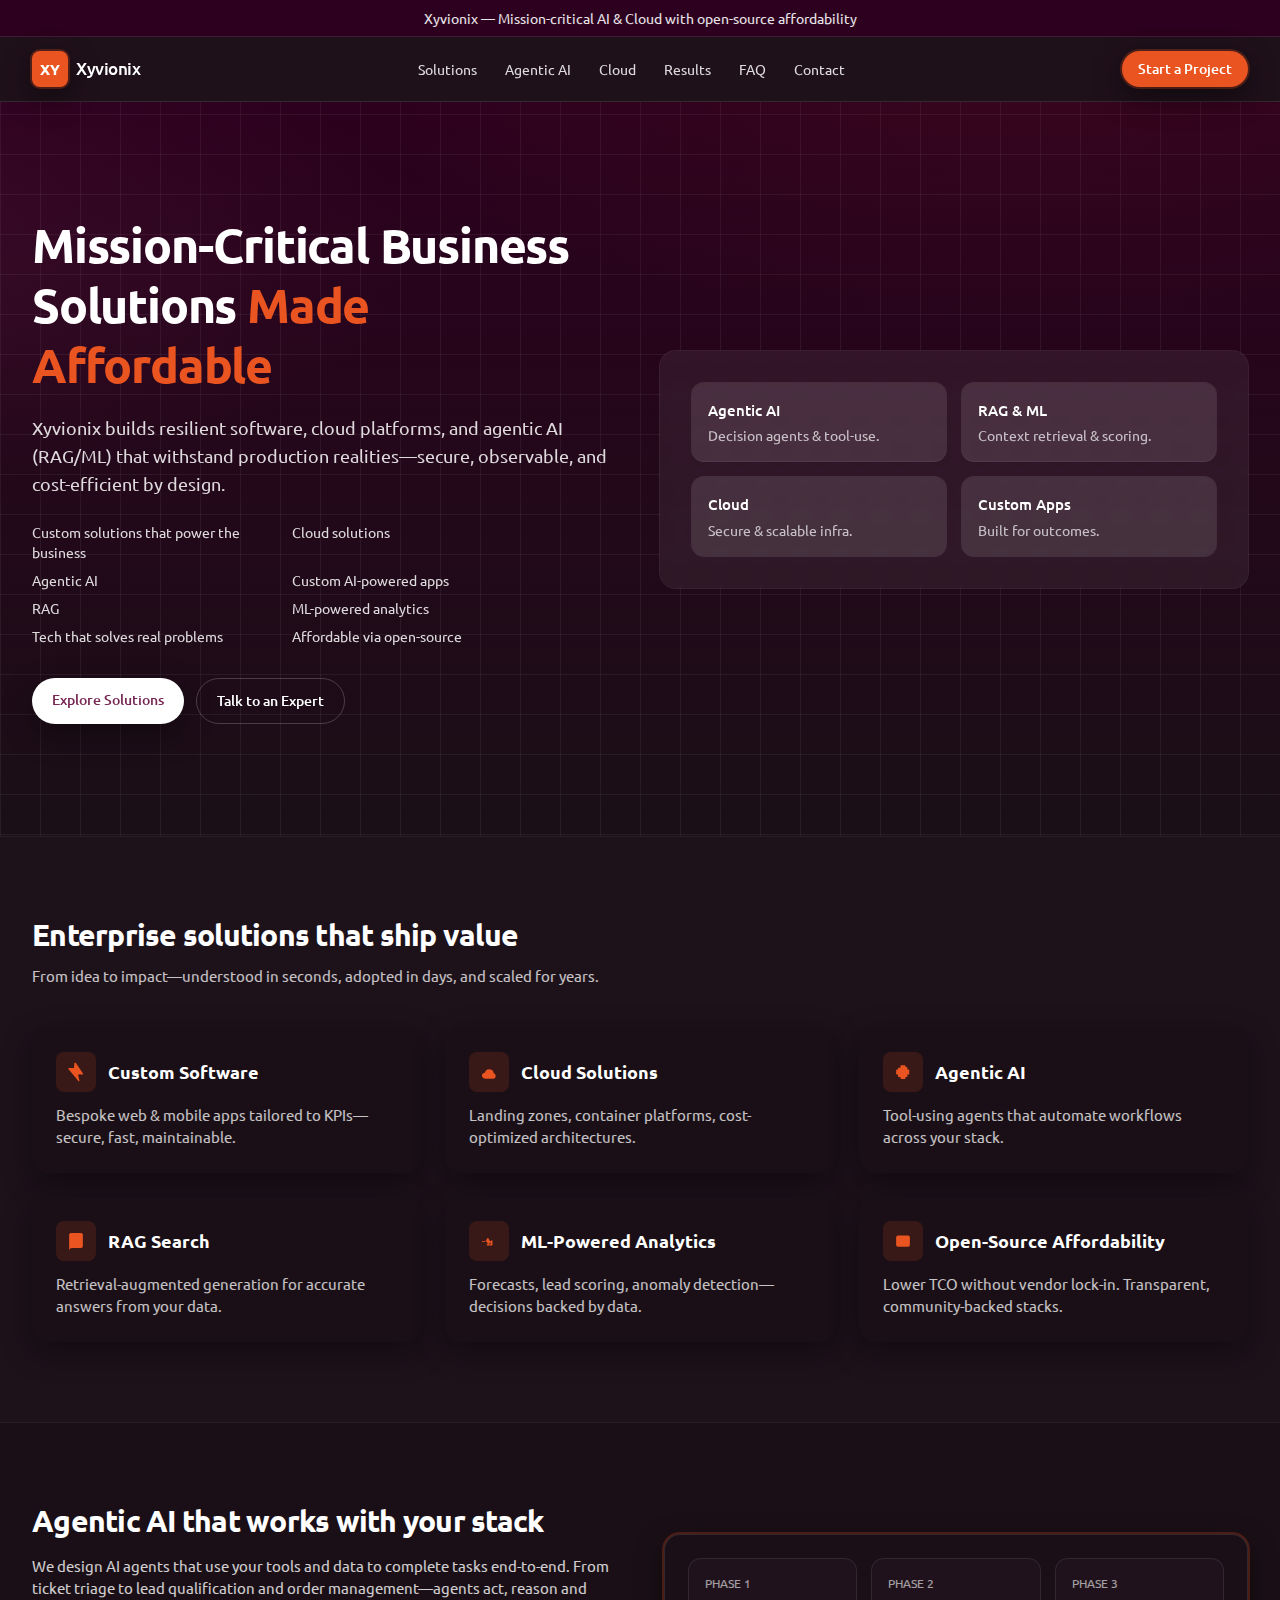
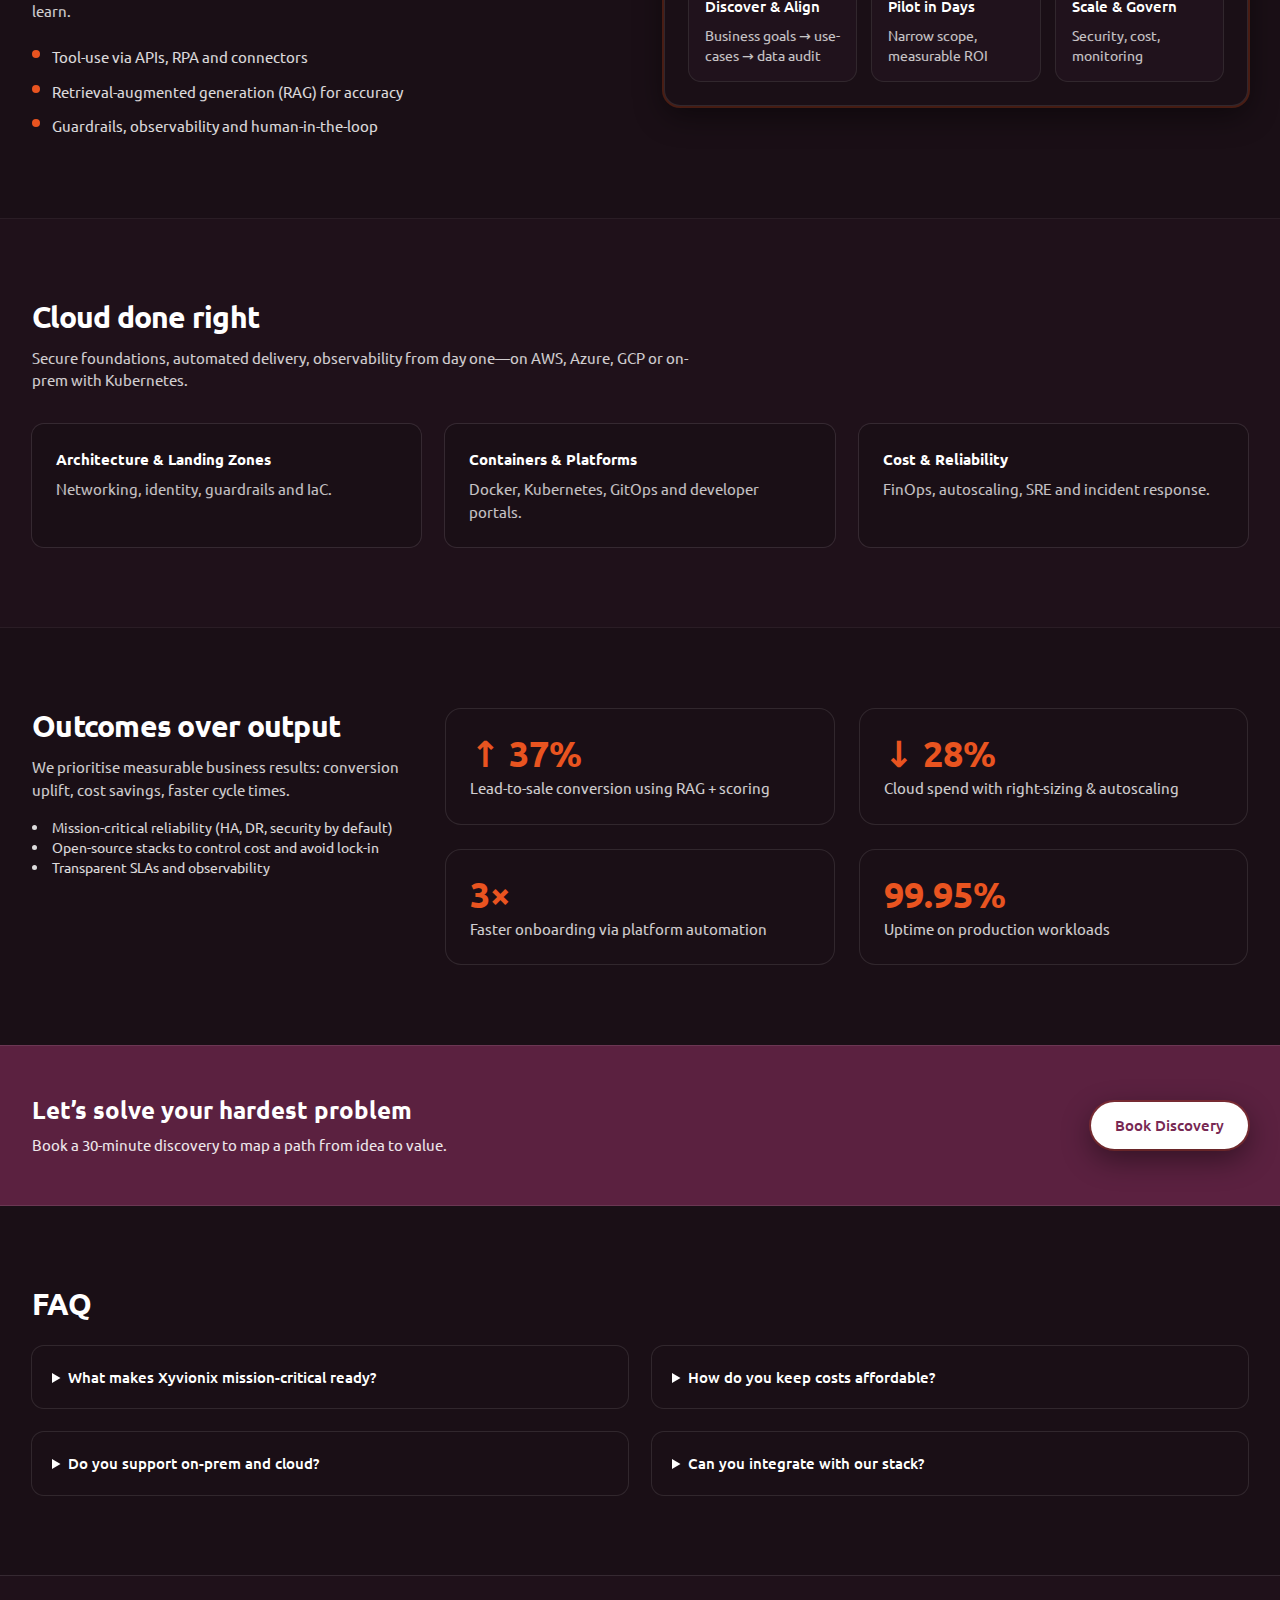
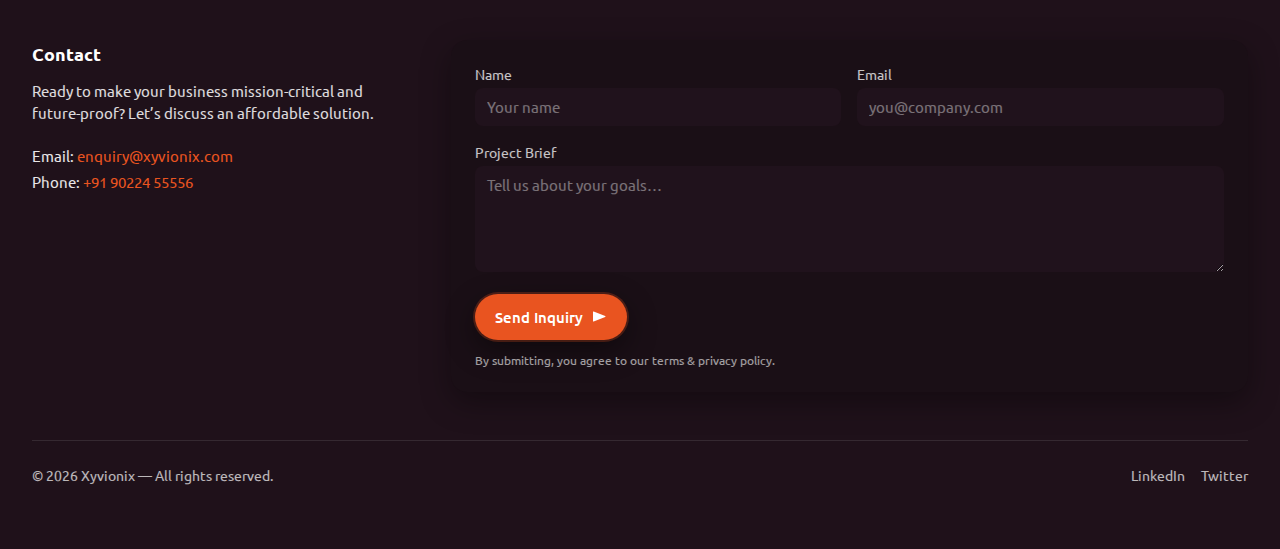
<file: index.html>
<!doctype html>
<html lang="en" class="scroll-smooth">
  <head>
    <meta charset="utf-8" />
    <meta name="viewport" content="width=device-width, initial-scale=1" />
    <title>Xyvionix — Mission-Critical AI, Cloud & Business Solutions</title>
    <meta name="description" content="Xyvionix delivers mission-critical, enterprise-grade software, cloud platforms, and agentic AI (RAG/ML) that solve real business problems with open-source affordability." />
    <meta name="keywords" content="Xyvionix, mission-critical business solutions, affordable enterprise IT, cloud consulting, AI solutions, agentic AI, RAG, ML, open-source IT consulting" />
    <meta name="author" content="Xyvionix" />
    <meta name="robots" content="index, follow" />
    <meta name="theme-color" content="#2C001E" />
    <link rel="canonical" href="https://www.xyvionix.com/" />

    <!-- Open Graph / Twitter -->
    <meta property="og:title" content="Xyvionix — Mission-Critical AI, Cloud & Business Solutions" />
    <meta property="og:description" content="Xyvionix delivers secure, reliable, and affordable enterprise-grade AI, Cloud, and custom solutions powered by open-source." />
    <meta property="og:type" content="website" />
    <meta property="og:url" content="https://www.xyvionix.com/" />
    <meta property="og:image" content="/og-image.jpg?v=1" />

    <meta name="twitter:card" content="summary_large_image" />
    <meta name="twitter:title" content="Xyvionix — Mission-Critical AI, Cloud & Business Solutions" />
    <meta name="twitter:description" content="AI, RAG/ML, Cloud, and custom software solutions that solve real business problems — affordable with open-source." />
    <meta name="twitter:image" content="/og-image.jpg?v=1" />
    <link rel="image_src" href="/og-image.jpg?v=1" />

    <!-- Ubuntu Font -->
    <link rel="preconnect" href="https://fonts.googleapis.com">
    <link rel="preconnect" href="https://fonts.gstatic.com" crossorigin>
    <link href="https://fonts.googleapis.com/css2?family=Ubuntu:wght@300;400;500;700&display=swap" rel="stylesheet">

    <!-- Compiled Tailwind CSS (local build) -->
    <link rel="preload" href="./assets/tailwind.css?v=5" as="style">
    <link rel="stylesheet" href="./assets/tailwind.css?v=5">

    <style>
      :root { color-scheme: dark; }
      .focus-ring:focus { outline: 3px solid #E95420; outline-offset: 2px; }
      .ai-surface {
        position: relative;
        background: radial-gradient(1200px 500px at 80% -10%, rgba(233,84,32,0.07), transparent 60%),
                    radial-gradient(900px 400px at -10% 20%, rgba(119,41,83,0.20), transparent 60%),
                    linear-gradient(180deg, #2C001E 0%, #1A0F16 100%);
        overflow: hidden;
      }
      .ai-surface::before {
        content: "";
        position: absolute; inset: -200% -200% 0 -200%;
        background-image: linear-gradient(rgba(255,255,255,0.06) 1px, transparent 1px),
                          linear-gradient(90deg, rgba(255,255,255,0.06) 1px, transparent 1px);
        background-size: 40px 40px, 40px 40px;
        transform: translateZ(0);
        animation: gridMove 22s linear infinite;
        pointer-events: none;
      }
      @keyframes gridMove { to { transform: translate(-80px, -40px); } }
    </style>
  </head>
  <body class="font-ubuntu text-[15px] text-white antialiased bg-ink">
    <a class="sr-only focus:not-sr-only focus-ring absolute left-2 top-2 z-50 bg-ub-toledo text-white px-3 py-2 rounded" href="#main">Skip to content</a>

    <!-- Top bar -->
    <div class="w-full bg-ub-toledo text-white/90 text-center py-2 px-4 text-sm border-b border-white/10">
      Xyvionix — Mission-critical AI & Cloud with open-source affordability
    </div>

    <!-- Header -->
    <header class="sticky top-0 z-50 backdrop-blur bg-steel-80 border-b border-white/10">
      <div class="mx-auto max-w-7xl px-4 sm:px-6 lg:px-8">
        <div class="flex items-center justify-between h-16">
          <a href="#home" class="flex items-center gap-2 focus-ring" aria-label="Xyvionix home">
            <span class="inline-flex h-9 w-9 items-center justify-center rounded-lg bg-ub-orange text-white font-bold shadow-glow">XY</span>
            <span class="text-[17px] font-medium tracking-tight text-white">Xyvionix</span>
          </a>
          <nav class="hidden md:flex items-center gap-7 text-[14px]" aria-label="Primary">
            <a href="#solutions" class="hover:text-ub-orange text-white/85">Solutions</a>
            <a href="#ai" class="hover:text-ub-orange text-white/85">Agentic AI</a>
            <a href="#cloud" class="hover:text-ub-orange text-white/85">Cloud</a>
            <a href="#work" class="hover:text-ub-orange text-white/85">Results</a>
            <a href="#faq" class="hover:text-ub-orange text-white/85">FAQ</a>
            <a href="#contact" class="hover:text-ub-orange text-white/85">Contact</a>
          </nav>
          <a href="#contact" class="inline-flex items-center gap-2 rounded-full bg-ub-orange text-white px-4 py-2 text-sm font-medium shadow-glow hover:opacity-95 focus-ring">
            Start a Project
          </a>
        </div>
      </div>
    </header>

    <main id="main">
      <!-- Hero -->
      <section id="home" class="relative overflow-hidden ai-surface">
        <div class="mx-auto max-w-7xl px-4 sm:px-6 lg:px-8 py-20 sm:py-28">
          <div class="grid lg:grid-cols-2 gap-10 items-center">
            <div class="text-white relative">
              <h1 class="text-4xl sm:text-5xl leading-tight font-bold tracking-tight">
                Mission-Critical Business Solutions <span class="text-ub-orange">Made Affordable</span>
              </h1>
              <p class="mt-5 text-white/85 text-lg max-w-xl">
                Xyvionix builds resilient software, cloud platforms, and agentic AI (RAG/ML) that withstand production realities—secure, observable, and cost-efficient by design.
              </p>
              <ul class="mt-6 text-white/85 text-sm grid grid-cols-2 gap-2 max-w-lg">
                <li>Custom solutions that power the business</li>
                <li>Cloud solutions</li>
                <li>Agentic AI</li>
                <li>Custom AI-powered apps</li>
                <li>RAG</li>
                <li>ML-powered analytics</li>
                <li>Tech that solves real problems</li>
                <li>Affordable via open-source</li>
              </ul>
              <div class="mt-8 flex flex-wrap gap-3">
                <a href="#solutions" class="rounded-full bg-white text-ub-aubergine px-5 py-3 text-sm font-medium shadow-soft hover:bg-white/90 focus-ring">Explore Solutions</a>
                <a href="#contact" class="rounded-full border border-white/20 text-white px-5 py-3 text-sm font-medium hover:bg-white/5 focus-ring">Talk to an Expert</a>
              </div>
            </div>
            <div class="relative">
              <div class="rounded-2xl bg-veil ring-1 ring-white/10 p-6 sm:p-8 backdrop-blur">
                <div class="grid grid-cols-2 gap-4">
                  <div class="rounded-xl bg-white/5 p-4 backdrop-blur ring-1 ring-white/10">
                    <h3 class="text-white font-medium">Agentic AI</h3>
                    <p class="text-white/70 text-sm mt-1">Decision agents & tool-use.</p>
                  </div>
                  <div class="rounded-xl bg-white/5 p-4 backdrop-blur ring-1 ring-white/10">
                    <h3 class="text-white font-medium">RAG & ML</h3>
                    <p class="text-white/70 text-sm mt-1">Context retrieval & scoring.</p>
                  </div>
                  <div class="rounded-xl bg-white/5 p-4 backdrop-blur ring-1 ring-white/10">
                    <h3 class="text-white font-medium">Cloud</h3>
                    <p class="text-white/70 text-sm mt-1">Secure & scalable infra.</p>
                  </div>
                  <div class="rounded-xl bg-white/5 p-4 backdrop-blur ring-1 ring-white/10">
                    <h3 class="text-white font-medium">Custom Apps</h3>
                    <p class="text-white/70 text-sm mt-1">Built for outcomes.</p>
                  </div>
                </div>
              </div>
            </div>
          </div>
        </div>
      </section>

      <!-- Solutions -->
      <section id="solutions" class="py-16 sm:py-20 bg-steel-70 border-y border-white/5" aria-label="Solutions">
        <div class="mx-auto max-w-7xl px-4 sm:px-6 lg:px-8">
          <div class="max-w-2xl">
            <h2 class="text-3xl font-bold tracking-tight text-white">Enterprise solutions that ship value</h2>
            <p class="mt-3 text-white/75">From idea to impact—understood in seconds, adopted in days, and scaled for years.</p>
          </div>
          <div class="mt-10 grid md:grid-cols-2 lg:grid-cols-3 gap-6">
            <!-- Cards -->
            <article class="rounded-2xl bg-ink p-6 ring-1 ring-white/10 shadow-soft hover:shadow-glow transition" itemscope itemtype="https://schema.org/Service">
              <meta itemprop="serviceType" content="Custom Software Development" />
              <div class="flex items-center gap-3">
                <span class="h-10 w-10 grid place-items-center rounded-lg bg-ub-orange-15 text-ub-orange">
                  <!-- icon -->
                  <svg xmlns="http://www.w3.org/2000/svg" viewBox="0 0 24 24" fill="currentColor" class="w-5 h-5"><path d="M11.3 1.046a.75.75 0 0 1 .836.312l8.25 12.5a.75.75 0 0 1-.623 1.165H14.42l1.76 7.278a.75.75 0 0 1-1.33.62l-12-14.5A.75.75 0 0 1 3.5 7.25H9.58L10.01 1.7a.75.75 0 0 1 .29-.654Z"/></svg>
                </span>
                <h3 class="text-lg font-semibold text-white" itemprop="name">Custom Software</h3>
              </div>
              <p class="mt-3 text-white/75" itemprop="description">Bespoke web & mobile apps tailored to KPIs—secure, fast, maintainable.</p>
            </article>

            <article class="rounded-2xl bg-ink p-6 ring-1 ring-white/10 shadow-soft hover:shadow-glow transition" itemscope itemtype="https://schema.org/Service">
              <meta itemprop="serviceType" content="Cloud Solutions" />
              <div class="flex items-center gap-3">
                <span class="h-10 w-10 grid place-items-center rounded-lg bg-ub-orange-15 text-ub-orange">
                  <!-- icon -->
                  <svg xmlns="http://www.w3.org/2000/svg" viewBox="0 0 24 24" fill="currentColor" class="w-5 h-5"><path d="M3.5 15.25a4.75 4.75 0 0 0 4.75 4.75h8.5A3.25 3.25 0 0 0 20 16.75c0-1.5-1.014-2.766-2.39-3.13a5.25 5.25 0 0 0-10.31-1.12A4.752 4.752 0 0 0 3.5 15.25Z"/></svg>
                </span>
                <h3 class="text-lg font-semibold text-white" itemprop="name">Cloud Solutions</h3>
              </div>
              <p class="mt-3 text-white/75" itemprop="description">Landing zones, container platforms, cost-optimized architectures.</p>
            </article>

            <article class="rounded-2xl bg-ink p-6 ring-1 ring-white/10 shadow-soft hover:shadow-glow transition" itemscope itemtype="https://schema.org/Service">
              <meta itemprop="serviceType" content="Agentic AI" />
              <div class="flex items-center gap-3">
                <span class="h-10 w-10 grid place-items-center rounded-lg bg-ub-orange-15 text-ub-orange">
                  <!-- icon -->
                  <svg xmlns="http://www.w3.org/2000/svg" viewBox="0 0 24 24" fill="currentColor" class="w-5 h-5"><path d="M9 4.5a.75.75 0 0 1 .75-.75h4.5A.75.75 0 0 1 15 4.5V6h1.5a.75.75 0 0 1 .75.75V9h1.5a.75.75 0 0 1 .75.75v4.5a.75.75 0 0 1-.75.75H17.25V17.25a.75.75 0 0 1-.75.75H15v1.5a.75.75 0 0 1-.75.75h-4.5a.75.75 0 0 1-.75-.75V18H6.75a.75.75 0 0 1-.75-.75V15H4.5a.75.75 0 0 1-.75-.75v-4.5A.75.75 0 0 1 4.5 9H6V7.5a.75.75 0 0 1 .75-.75H9V4.5Z"/></svg>
                </span>
                <h3 class="text-lg font-semibold text-white" itemprop="name">Agentic AI</h3>
              </div>
              <p class="mt-3 text-white/75" itemprop="description">Tool-using agents that automate workflows across your stack.</p>
            </article>

            <article class="rounded-2xl bg-ink p-6 ring-1 ring-white/10 shadow-soft hover:shadow-glow transition" itemscope itemtype="https://schema.org/Service">
              <meta itemprop="serviceType" content="RAG Search" />
              <div class="flex items-center gap-3">
                <span class="h-10 w-10 grid place-items-center rounded-lg bg-ub-orange-15 text-ub-orange">
                  <!-- icon -->
                  <svg xmlns="http://www.w3.org/2000/svg" viewBox="0 0 24 24" fill="currentColor" class="w-5 h-5"><path d="M3.75 4.5A2.25 2.25 0 0 1 6 2.25h12A2.25 2.25 0 0 1 20.25 4.5v13.5A2.25 2.25 0 0 1 18 20.25H7.5a3.75 3.75 0 0 0-3.75 3.75V4.5Z"/></svg>
                </span>
                <h3 class="text-lg font-semibold text-white" itemprop="name">RAG Search</h3>
              </div>
              <p class="mt-3 text-white/75" itemprop="description">Retrieval-augmented generation for accurate answers from your data.</p>
            </article>

            <article class="rounded-2xl bg-ink p-6 ring-1 ring-white/10 shadow-soft hover:shadow-glow transition" itemscope itemtype="https://schema.org/Service">
              <meta itemprop="serviceType" content="ML-Powered Analytics" />
              <div class="flex items-center gap-3">
                <span class="h-10 w-10 grid place-items-center rounded-lg bg-ub-orange-15 text-ub-orange">
                  <!-- icon -->
                  <svg xmlns="http://www.w3.org/2000/svg" viewBox="0 0 24 24" fill="currentColor" class="w-5 h-5"><path d="M3.75 13.5a.75.75 0 0 1 .75-.75h3l2.47-4.115a.75.75 0 0 1 1.3.03l2.2 4.083 1.38-1.38a.75.75 0 0 1 1.28.53V16.5a.75.75 0 0 1-.75.75H9.75a.75.75 0 0 1 0-1.5h4.69l-1.037-1.925-1.735 1.735a.75.75 0 0 1-1.19-.19L8.6 12H4.5a.75.75 0 0 1-.75-.75Z"/></svg>
                </span>
                <h3 class="text-lg font-semibold text-white" itemprop="name">ML-Powered Analytics</h3>
              </div>
              <p class="mt-3 text-white/75" itemprop="description">Forecasts, lead scoring, anomaly detection—decisions backed by data.</p>
            </article>

            <article class="rounded-2xl bg-ink p-6 ring-1 ring-white/10 shadow-soft hover:shadow-glow transition" itemscope itemtype="https://schema.org/Service">
              <meta itemprop="serviceType" content="Open-Source Affordability" />
              <div class="flex items-center gap-3">
                <span class="h-10 w-10 grid place-items-center rounded-lg bg-ub-orange-15 text-ub-orange">
                  <!-- icon -->
                  <svg xmlns="http://www.w3.org/2000/svg" viewBox="0 0 24 24" fill="currentColor" class="w-5 h-5"><path d="M3.75 7.5A2.25 2.25 0 0 1 6 5.25h12A2.25 2.25 0 0 1 20.25 7.5v9A2.25 2.25 0 0 1 18 18.75H6A2.25 2.25 0 0 1 3.75 16.5v-9Z"/><path d="M16.5 12a1.5 1.5 0 1 1 0 3h-3a1.5 1.5 0 1 1 0-3h3Z"/></svg>
                </span>
                <h3 class="text-lg font-semibold text-white" itemprop="name">Open-Source Affordability</h3>
              </div>
              <p class="mt-3 text-white/75" itemprop="description">Lower TCO without vendor lock-in. Transparent, community-backed stacks.</p>
            </article>
          </div>
        </div>
      </section>

      <!-- Agentic AI -->
      <section id="ai" class="py-16 sm:py-20" aria-label="Agentic AI">
        <div class="mx-auto max-w-7xl px-4 sm:px-6 lg:px-8">
          <div class="grid lg:grid-cols-2 gap-12 items-center">
            <div>
              <h2 class="text-3xl font-bold tracking-tight text-white">Agentic AI that works with your stack</h2>
              <p class="mt-4 text-white/80">We design AI agents that use your tools and data to complete tasks end-to-end. From ticket triage to lead qualification and order management—agents act, reason and learn.</p>
              <ul class="mt-6 space-y-3 text-white/85">
                <li class="flex items-start gap-3"><span class="mt-1 h-2 w-2 rounded-full bg-ub-orange"></span> Tool-use via APIs, RPA and connectors</li>
                <li class="flex items-start gap-3"><span class="mt-1 h-2 w-2 rounded-full bg-ub-orange"></span> Retrieval-augmented generation (RAG) for accuracy</li>
                <li class="flex items-start gap-3"><span class="mt-1 h-2 w-2 rounded-full bg-ub-orange"></span> Guardrails, observability and human-in-the-loop</li>
              </ul>
            </div>
            <div class="rounded-2xl border border-white/10 p-6 shadow-glow bg-ink">
              <div class="grid sm:grid-cols-3 gap-4">
                <div class="rounded-xl bg-steel p-4 ring-1 ring-white/10">
                  <p class="text-xs uppercase text-white/60">Phase 1</p>
                  <p class="mt-1 font-medium text-white">Discover & Align</p>
                  <p class="mt-2 text-sm text-white/75">Business goals → use-cases → data audit</p>
                </div>
                <div class="rounded-xl bg-steel p-4 ring-1 ring-white/10">
                  <p class="text-xs uppercase text-white/60">Phase 2</p>
                  <p class="mt-1 font-medium text-white">Pilot in Days</p>
                  <p class="mt-2 text-sm text-white/75">Narrow scope, measurable ROI</p>
                </div>
                <div class="rounded-xl bg-steel p-4 ring-1 ring-white/10">
                  <p class="text-xs uppercase text-white/60">Phase 3</p>
                  <p class="mt-1 font-medium text-white">Scale & Govern</p>
                  <p class="mt-2 text-sm text-white/75">Security, cost, monitoring</p>
                </div>
              </div>
            </div>
          </div>
        </div>
      </section>

      <!-- Cloud -->
      <section id="cloud" class="py-16 sm:py-20 bg-steel-80 border-y border-white/5" aria-label="Cloud">
        <div class="mx-auto max-w-7xl px-4 sm:px-6 lg:px-8">
          <div class="max-w-2xl">
            <h2 class="text-3xl font-bold tracking-tight text-white">Cloud done right</h2>
            <p class="mt-3 text-white/80">Secure foundations, automated delivery, observability from day one—on AWS, Azure, GCP or on-prem with Kubernetes.</p>
          </div>
          <div class="mt-8 grid md:grid-cols-3 gap-6">
            <div class="rounded-xl bg-ink p-6 ring-1 ring-white/10">
              <h3 class="font-semibold text-white">Architecture & Landing Zones</h3>
              <p class="mt-2 text-white/75">Networking, identity, guardrails and IaC.</p>
            </div>
            <div class="rounded-xl bg-ink p-6 ring-1 ring-white/10">
              <h3 class="font-semibold text-white">Containers & Platforms</h3>
              <p class="mt-2 text-white/75">Docker, Kubernetes, GitOps and developer portals.</p>
            </div>
            <div class="rounded-xl bg-ink p-6 ring-1 ring-white/10">
              <h3 class="font-semibold text-white">Cost & Reliability</h3>
              <p class="mt-2 text-white/75">FinOps, autoscaling, SRE and incident response.</p>
            </div>
          </div>
        </div>
      </section>

      <!-- Results / Work -->
      <section id="work" class="py-16 sm:py-20" aria-label="Business outcomes">
        <div class="mx-auto max-w-7xl px-4 sm:px-6 lg:px-8">
          <div class="grid lg:grid-cols-3 gap-6">
            <div class="lg:col-span-1">
              <h2 class="text-3xl font-bold tracking-tight text-white">Outcomes over output</h2>
              <p class="mt-3 text-white/80">We prioritise measurable business results: conversion uplift, cost savings, faster cycle times.</p>
              <ul class="mt-4 list-disc list-inside text-sm text-white/85">
                <li>Mission-critical reliability (HA, DR, security by default)</li>
                <li>Open-source stacks to control cost and avoid lock-in</li>
                <li>Transparent SLAs and observability</li>
              </ul>
            </div>
            <div class="lg:col-span-2 grid sm:grid-cols-2 gap-6" aria-label="Business impact metrics">
              <div class="rounded-2xl border border-white/10 p-6 bg-ink">
                <p class="text-4xl font-bold text-ub-orange">↑ 37%</p>
                <p class="mt-1 text-white/80">Lead-to-sale conversion using RAG + scoring</p>
              </div>
              <div class="rounded-2xl border border-white/10 p-6 bg-ink">
                <p class="text-4xl font-bold text-ub-orange">↓ 28%</p>
                <p class="mt-1 text-white/80">Cloud spend with right-sizing & autoscaling</p>
              </div>
              <div class="rounded-2xl border border-white/10 p-6 bg-ink">
                <p class="text-4xl font-bold text-ub-orange">3×</p>
                <p class="mt-1 text-white/80">Faster onboarding via platform automation</p>
              </div>
              <div class="rounded-2xl border border-white/10 p-6 bg-ink">
                <p class="text-4xl font-bold text-ub-orange">99.95%</p>
                <p class="mt-1 text-white/80">Uptime on production workloads</p>
              </div>
            </div>
          </div>
        </div>
      </section>

      <!-- CTA Banner -->
      <section class="py-12 bg-ub-aubergine-70 text-white border-y border-white/10">
        <div class="mx-auto max-w-7xl px-4 sm:px-6 lg:px-8">
          <div class="flex flex-col sm:flex-row sm:items-center sm:justify-between gap-6">
            <div>
              <h3 class="text-2xl font-semibold">Let’s solve your hardest problem</h3>
              <p class="text-white/90 mt-2">Book a 30-minute discovery to map a path from idea to value.</p>
            </div>
            <a href="#contact" class="inline-flex items-center rounded-full bg-white text-ub-aubergine px-6 py-3 font-medium hover:bg-white/90 focus-ring shadow-glow">Book Discovery</a>
          </div>
        </div>
      </section>

      <!-- FAQ -->
      <section id="faq" class="py-16 sm:py-20" aria-label="Frequently asked questions">
        <div class="mx-auto max-w-7xl px-4 sm:px-6 lg:px-8">
          <h2 class="text-3xl font-bold tracking-tight text-white">FAQ</h2>
          <div class="mt-6 grid md:grid-cols-2 gap-6">
            <details class="rounded-xl bg-ink p-5 ring-1 ring-white/10"><summary class="font-medium cursor-pointer text-white">What makes Xyvionix mission-critical ready?</summary><p class="mt-2 text-white/80">We architect for high availability, disaster recovery, zero-trust security, and observability from day one, validated via load tests and chaos drills.</p></details>
            <details class="rounded-xl bg-ink p-5 ring-1 ring-white/10"><summary class="font-medium cursor-pointer text-white">How do you keep costs affordable?</summary><p class="mt-2 text-white/80">Open-source first, right-sizing, autoscaling, and FinOps reporting keep TCO in control without compromising reliability.</p></details>
            <details class="rounded-xl bg-ink p-5 ring-1 ring-white/10"><summary class="font-medium cursor-pointer text-white">Do you support on-prem and cloud?</summary><p class="mt-2 text-white/80">Yes—AWS, Azure, GCP, and on-prem Kubernetes. We meet you where your data and compliance live.</p></details>
            <details class="rounded-xl bg-ink p-5 ring-1 ring-white/10"><summary class="font-medium cursor-pointer text-white">Can you integrate with our stack?</summary><p class="mt-2 text-white/80">We build agentic AI and custom apps that talk to your CRMs, ERPs, data warehouses, and internal APIs.</p></details>
          </div>
        </div>
        <!-- FAQ Structured Data -->
        <script type="application/ld+json">
        {"@context":"https://schema.org","@type":"FAQPage","mainEntity":[
          {"@type":"Question","name":"What makes Xyvionix mission-critical ready?","acceptedAnswer":{"@type":"Answer","text":"We architect for high availability, disaster recovery, zero-trust security, and observability from day one, validated via load tests and chaos drills."}},
          {"@type":"Question","name":"How do you keep costs affordable?","acceptedAnswer":{"@type":"Answer","text":"Open-source first, right-sizing, autoscaling, and FinOps reporting keep TCO in control without compromising reliability."}},
          {"@type":"Question","name":"Do you support on-prem and cloud?","acceptedAnswer":{"@type":"Answer","text":"Yes—AWS, Azure, GCP, and on-prem Kubernetes. We meet you where your data and compliance live."}},
          {"@type":"Question","name":"Can you integrate with our stack?","acceptedAnswer":{"@type":"Answer","text":"We build agentic AI and custom apps that talk to your CRMs, ERPs, data warehouses, and internal APIs."}}
        ]}
        </script>
      </section>
    </main>

    <!-- Contact / Footer -->
    <footer id="contact" class="py-16 bg-steel-80 border-t border-white/10">
      <div class="mx-auto max-w-7xl px-4 sm:px-6 lg:px-8">
        <div class="grid md:grid-cols-3 gap-10">
          <div>
            <h4 class="text-lg font-semibold text-white">Contact</h4>
            <p class="mt-3 text-white/85">Ready to make your business mission-critical and future-proof? Let’s discuss an affordable solution.</p>
            <div class="mt-5 space-y-1 text-white/90">
              <p>Email: <a href="mailto:enquiry@xyvionix.com" class="text-ub-orange hover:underline">enquiry@xyvionix.com</a></p>
              <p>Phone: <a href="tel:+919022455556" class="text-ub-orange hover:underline">+91 90224 55556</a></p>
            </div>
          </div>
          <form class="md:col-span-2 bg-ink p-6 rounded-2xl ring-1 ring-white/10 shadow-soft">
            <div class="grid sm:grid-cols-2 gap-4">
              <div>
                <label class="block text-sm text-white/75">Name</label>
                <input class="mt-1 w-full rounded-lg border-white/10 bg-steel text-white placeholder-white/40 focus-ring px-3 py-2" type="text" placeholder="Your name" required>
              </div>
              <div>
                <label class="block text-sm text-white/75">Email</label>
                <input class="mt-1 w-full rounded-lg border-white/10 bg-steel text-white placeholder-white/40 focus-ring px-3 py-2" type="email" placeholder="you@company.com" required>
              </div>
              <div class="sm:col-span-2">
                <label class="block text-sm text-white/75">Project Brief</label>
                <textarea class="mt-1 w-full rounded-lg border-white/10 bg-steel text-white placeholder-white/40 focus-ring px-3 py-2" rows="4" placeholder="Tell us about your goals…"></textarea>
              </div>
            </div>
            <button type="submit" class="mt-4 inline-flex items-center gap-2 rounded-full bg-ub-orange text-white px-5 py-3 font-medium hover:opacity-95 shadow-glow">Send Inquiry
              <svg xmlns="http://www.w3.org/2000/svg" viewBox="0 0 24 24" fill="currentColor" class="w-4 h-4"><path d="M3 4.5a.75.75 0 0 1 1.02-.707l17.25 6.75a.75.75 0 0 1 0 1.414L4.02 18.707A.75.75 0 0 1 3 18V4.5Z"/><path d="M6.25 8.27 12.832 12 6.25 15.73V8.27Z"/></svg>
            </button>
            <p class="mt-3 text-xs text-white/60">By submitting, you agree to our terms & privacy policy.</p>
          </form>
        </div>
        <div class="mt-12 border-t border-white/10 pt-6 flex flex-col sm:flex-row items-center justify-between gap-4 text-sm text-white/70">
          <p>© <span id="y"></span> Xyvionix — All rights reserved.</p>
          <div class="flex items-center gap-4">
            <a href="#" class="hover:text-ub-orange">LinkedIn</a>
            <a href="#" class="hover:text-ub-orange">Twitter</a>
          </div>
        </div>
      </div>
    </footer>

    <script>
      document.getElementById('y').textContent = new Date().getFullYear();
    </script>
  </body>
</html>
</file>
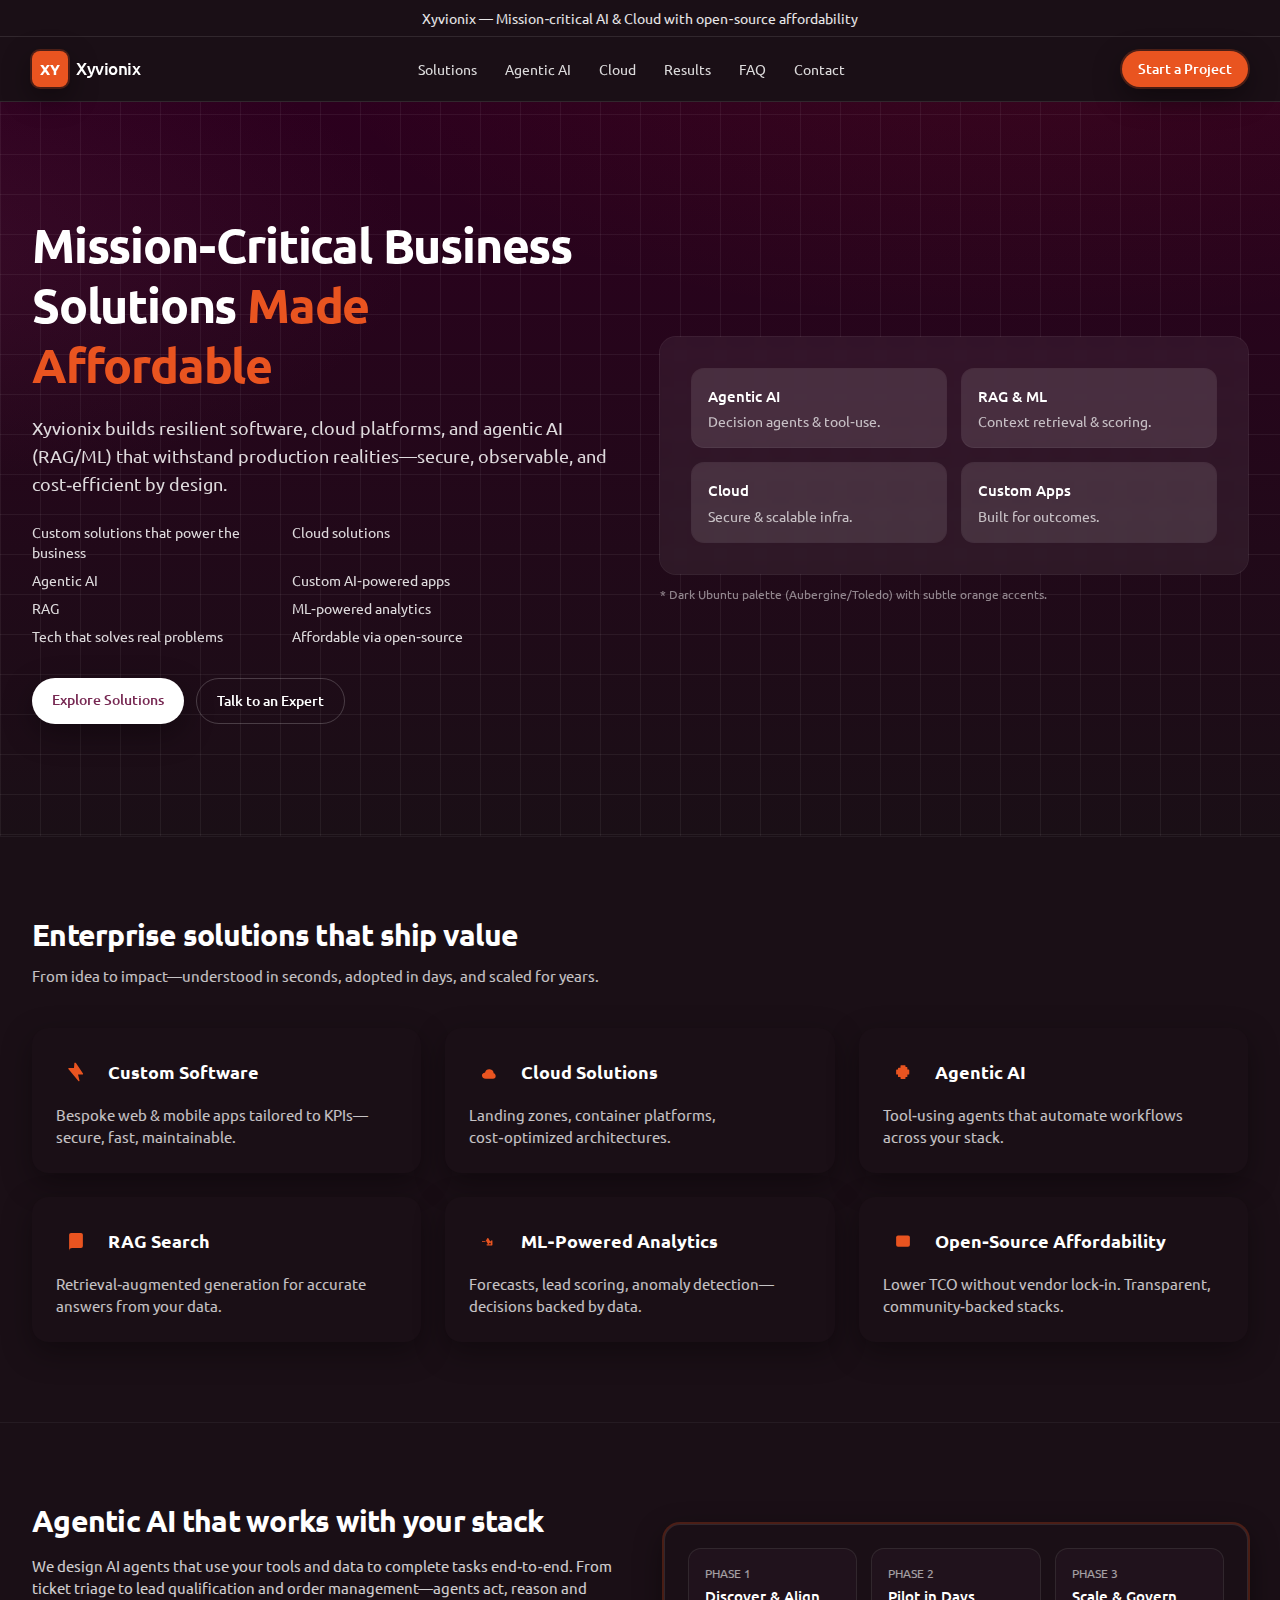
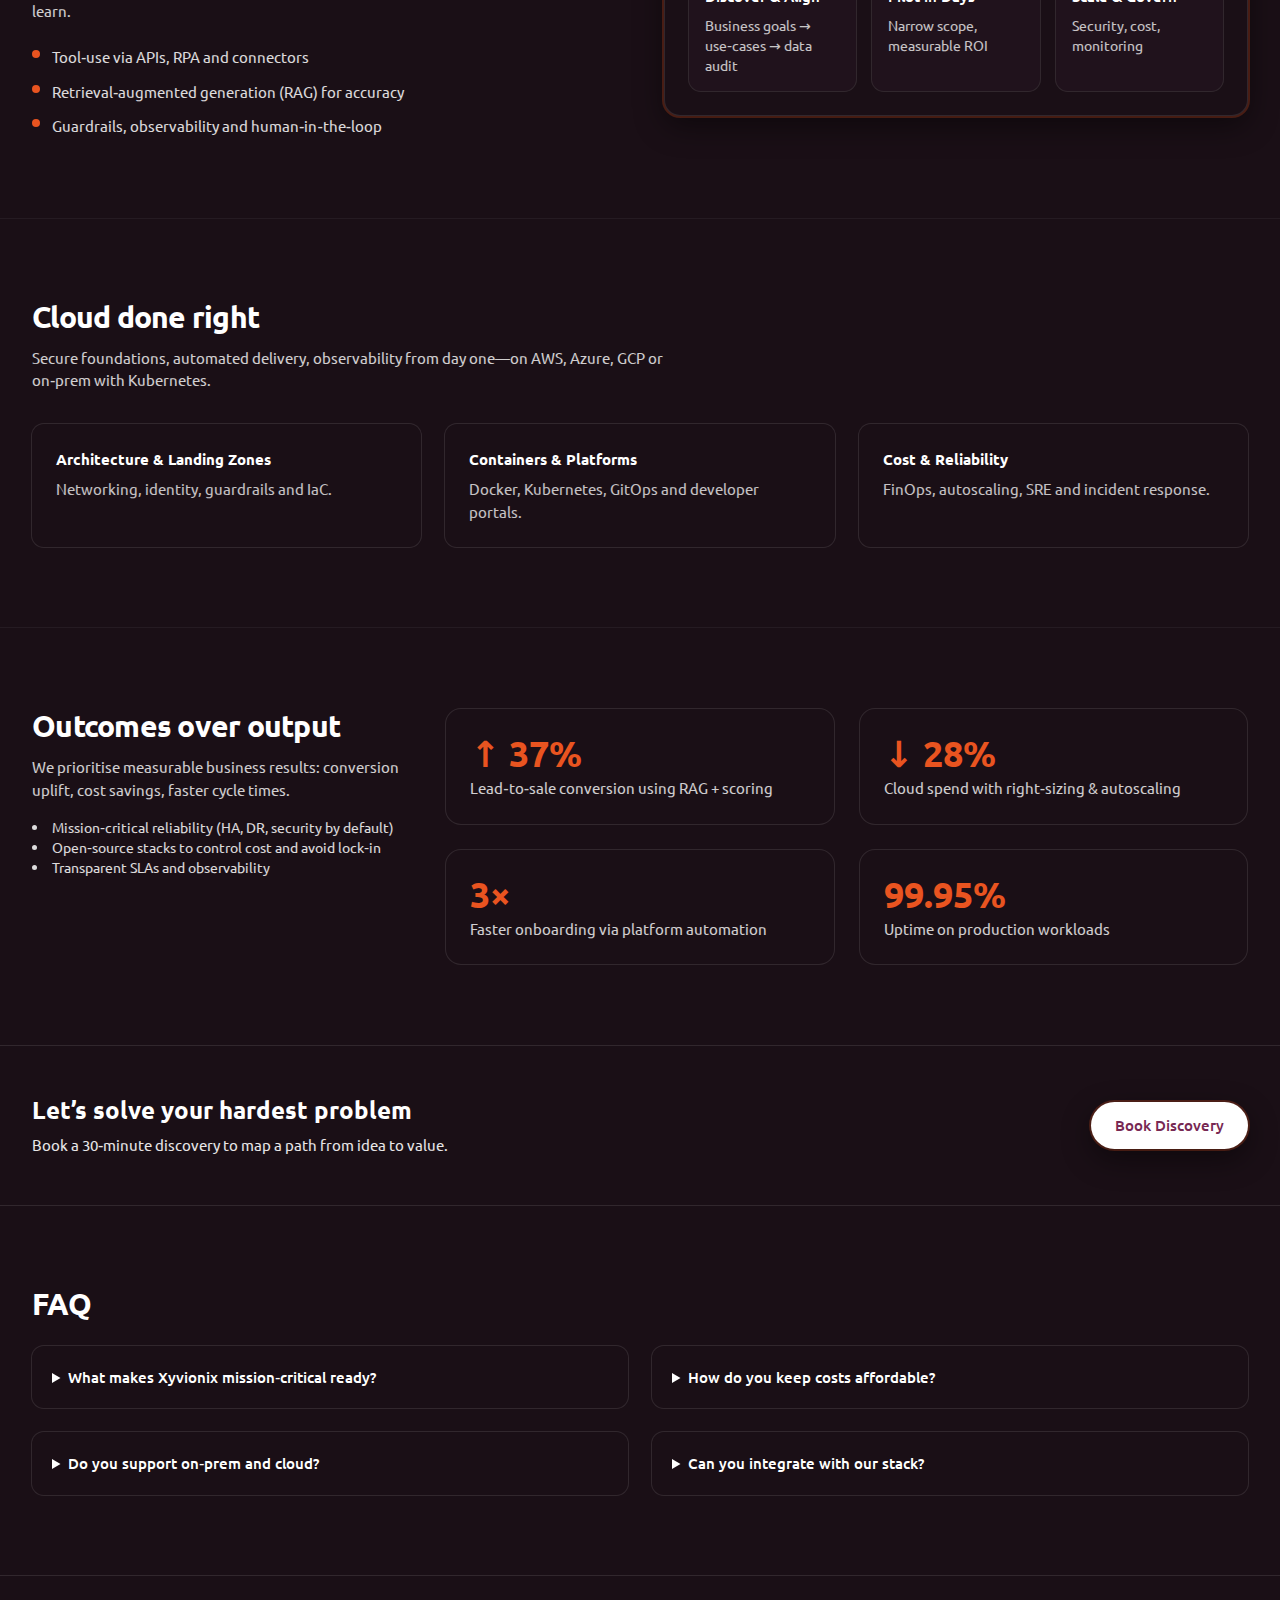
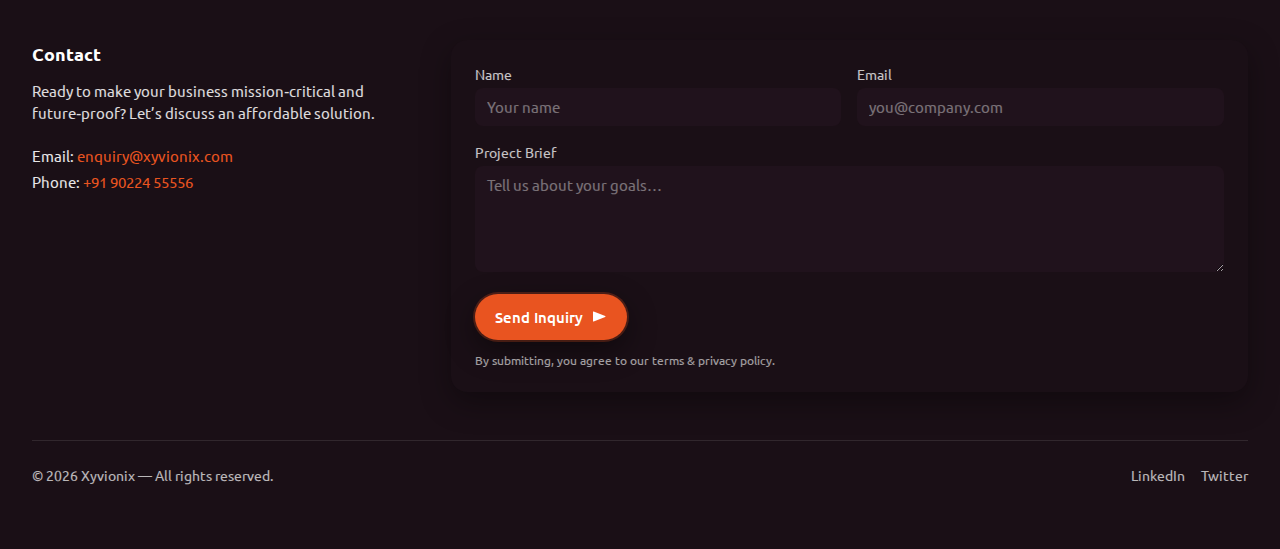
<file: index copy.html>
<!doctype html>
<html lang="en" class="scroll-smooth">
  <head>
    <meta charset="utf-8" />
    <meta name="viewport" content="width=device-width, initial-scale=1" />
    <title>Xyvionix — Mission‑Critical AI, Cloud & Business Solutions</title>
    <meta name="description" content="Xyvionix delivers mission‑critical, enterprise‑grade software, cloud platforms, and agentic AI (RAG/ML) that solve real business problems with open‑source affordability." />
    <meta name="keywords" content="Xyvionix, mission‑critical business solutions, affordable enterprise IT, cloud consulting, AI solutions, agentic AI, RAG, ML, open‑source IT consulting" />
    <meta name="author" content="Xyvionix" />
    <meta name="robots" content="index, follow" />
    <meta name="theme-color" content="#2C001E" />
    <link rel="canonical" href="https://www.xyvionix.com/" />

    <!-- Open Graph / Twitter -->
    <meta property="og:title" content="Xyvionix — Mission-Critical AI, Cloud & Business Solutions" />
    <meta property="og:description" content="Xyvionix delivers secure, reliable, and affordable enterprise-grade AI, Cloud, and custom solutions powered by open-source." />
    <meta property="og:type" content="website" />
    <meta property="og:url" content="https://www.xyvionix.com/" />
    <meta property="og:image" content="/og-image.jpg?v=1" />

    <meta name="twitter:card" content="summary_large_image" />
    <meta name="twitter:title" content="Xyvionix — Mission-Critical AI, Cloud & Business Solutions" />
    <meta name="twitter:description" content="AI, RAG/ML, Cloud, and custom software solutions that solve real business problems — affordable with open-source." />
    <meta name="twitter:image" content="/og-image.jpg?v=1" />
    <link rel="image_src" href="/og-image.jpg?v=1" />

    

    <!-- Ubuntu Font -->
    <link rel="preconnect" href="https://fonts.googleapis.com">
    <link rel="preconnect" href="https://fonts.gstatic.com" crossorigin>
    <link href="https://fonts.googleapis.com/css2?family=Ubuntu:wght@300;400;500;700&display=swap" rel="stylesheet">

     <!-- Compiled Tailwind CSS (local build, v4) -->
    <link rel="preload" href="./assets/tailwind.css?v=4" as="style">
    <link rel="stylesheet" href="./assets/tailwind.css?v=4">

    <style>
      :root { color-scheme: dark; }
      .focus-ring:focus { outline: 3px solid #E95420; outline-offset: 2px; }
      /* Ubuntu-styled AI grid (brand-correct: aubergine/orange accents) */
      .ai-surface {
        position: relative;
        background: radial-gradient(1200px 500px at 80% -10%, rgba(233,84,32,0.07), transparent 60%),
                    radial-gradient(900px 400px at -10% 20%, rgba(119,41,83,0.20), transparent 60%),
                    linear-gradient(180deg, #2C001E 0%, #1A0F16 100%);
        overflow: hidden;
      }
      .ai-surface::before {
        content: "";
        position: absolute; inset: -200% -200% 0 -200%;
        background-image: linear-gradient(rgba(255,255,255,0.06) 1px, transparent 1px),
                          linear-gradient(90deg, rgba(255,255,255,0.06) 1px, transparent 1px);
        background-size: 40px 40px, 40px 40px;
        transform: translateZ(0);
        animation: gridMove 22s linear infinite;
        pointer-events: none;
      }
      @keyframes gridMove { to { transform: translate(-80px, -40px); } }
    </style>
  </head>
  <body class="font-ubuntu text-[15px] text-white antialiased bg-ink">
    <a class="sr-only focus:not-sr-only focus-ring absolute left-2 top-2 z-50 bg-ub.toledo text-white px-3 py-2 rounded" href="#main">Skip to content</a>

    <!-- Top bar -->
    <div class="w-full bg-ub.toledo text-white/90 text-center py-2 px-4 text-sm border-b border-white/10">
      Xyvionix — Mission‑critical AI & Cloud with open‑source affordability
    </div>

    <!-- Header -->
    <header class="sticky top-0 z-50 backdrop-blur bg-steel/80 border-b border-white/10">
      <div class="mx-auto max-w-7xl px-4 sm:px-6 lg:px-8">
        <div class="flex items-center justify-between h-16">
          <a href="#home" class="flex items-center gap-2 focus-ring" aria-label="Xyvionix home">
            <span class="inline-flex h-9 w-9 items-center justify-center rounded-lg bg-ub-orange text-white font-bold shadow-glow">XY</span>
            <span class="text-[17px] font-medium tracking-tight text-white">Xyvionix</span>
          </a>
          <nav class="hidden md:flex items-center gap-7 text-[14px]" aria-label="Primary">
            <a href="#solutions" class="hover:text-ub-orange text-white/85">Solutions</a>
            <a href="#ai" class="hover:text-ub-orange text-white/85">Agentic AI</a>
            <a href="#cloud" class="hover:text-ub-orange text-white/85">Cloud</a>
            <a href="#work" class="hover:text-ub-orange text-white/85">Results</a>
            <a href="#faq" class="hover:text-ub-orange text-white/85">FAQ</a>
            <a href="#contact" class="hover:text-ub-orange text-white/85">Contact</a>
          </nav>
          <a href="#contact" class="inline-flex items-center gap-2 rounded-full bg-ub-orange text-white px-4 py-2 text-sm font-medium shadow-glow hover:opacity-95 focus-ring">
            Start a Project
          </a>
        </div>
      </div>
    </header>

    <main id="main">
      <!-- Hero -->
      <section id="home" class="relative overflow-hidden ai-surface">
        <div class="mx-auto max-w-7xl px-4 sm:px-6 lg:px-8 py-20 sm:py-28">
          <div class="grid lg:grid-cols-2 gap-10 items-center">
            <div class="text-white relative">
              <h1 class="text-4xl sm:text-5xl leading-tight font-bold tracking-tight">
                Mission‑Critical Business Solutions <span class="text-ub-orange">Made Affordable</span>
              </h1>
              <p class="mt-5 text-white/85 text-lg max-w-xl">
                Xyvionix builds resilient software, cloud platforms, and agentic AI (RAG/ML) that withstand production realities—secure, observable, and cost‑efficient by design.
              </p>
              <ul class="mt-6 text-white/85 text-sm grid grid-cols-2 gap-2 max-w-lg">
                <li>Custom solutions that power the business</li>
                <li>Cloud solutions</li>
                <li>Agentic AI</li>
                <li>Custom AI‑powered apps</li>
                <li>RAG</li>
                <li>ML‑powered analytics</li>
                <li>Tech that solves real problems</li>
                <li>Affordable via open‑source</li>
              </ul>
              <div class="mt-8 flex flex-wrap gap-3">
                <a href="#solutions" class="rounded-full bg-white text-ub-aubergine px-5 py-3 text-sm font-medium shadow-soft hover:bg-white/90 focus-ring">Explore Solutions</a>
                <a href="#contact" class="rounded-full border border-white/20 text-white px-5 py-3 text-sm font-medium hover:bg-white/5 focus-ring">Talk to an Expert</a>
              </div>
            </div>
            <div class="relative">
              <div class="rounded-2xl bg-veil ring-1 ring-white/10 p-6 sm:p-8 backdrop-blur">
                <div class="grid grid-cols-2 gap-4">
                  <div class="rounded-xl bg-white/5 p-4 backdrop-blur ring-1 ring-white/10">
                    <h3 class="text-white font-medium">Agentic AI</h3>
                    <p class="text-white/70 text-sm mt-1">Decision agents & tool‑use.</p>
                  </div>
                  <div class="rounded-xl bg-white/5 p-4 backdrop-blur ring-1 ring-white/10">
                    <h3 class="text-white font-medium">RAG & ML</h3>
                    <p class="text-white/70 text-sm mt-1">Context retrieval & scoring.</p>
                  </div>
                  <div class="rounded-xl bg-white/5 p-4 backdrop-blur ring-1 ring-white/10">
                    <h3 class="text-white font-medium">Cloud</h3>
                    <p class="text-white/70 text-sm mt-1">Secure & scalable infra.</p>
                  </div>
                  <div class="rounded-xl bg-white/5 p-4 backdrop-blur ring-1 ring-white/10">
                    <h3 class="text-white font-medium">Custom Apps</h3>
                    <p class="text-white/70 text-sm mt-1">Built for outcomes.</p>
                  </div>
                </div>
              </div>
              <p class="text-white/50 text-xs mt-3">* Dark Ubuntu palette (Aubergine/Toledo) with subtle orange accents.</p>
            </div>
          </div>
        </div>
      </section>

      <!-- Solutions -->
      <section id="solutions" class="py-16 sm:py-20 bg-steel/70 border-y border-white/5" aria-label="Solutions">
        <div class="mx-auto max-w-7xl px-4 sm:px-6 lg:px-8">
          <div class="max-w-2xl">
            <h2 class="text-3xl font-bold tracking-tight text-white">Enterprise solutions that ship value</h2>
            <p class="mt-3 text-white/75">From idea to impact—understood in seconds, adopted in days, and scaled for years.</p>
          </div>
          <div class="mt-10 grid md:grid-cols-2 lg:grid-cols-3 gap-6">
            <!-- Cards use Ubuntu brand with dark chrome -->
            <article class="rounded-2xl bg-ink p-6 ring-1 ring-white/10 shadow-soft hover:shadow-glow transition" itemscope itemtype="https://schema.org/Service">
              <meta itemprop="serviceType" content="Custom Software Development" />
              <div class="flex items-center gap-3">
                <span class="h-10 w-10 grid place-items-center rounded-lg bg-ub-orange/15 text-ub-orange">
                  <svg xmlns="http://www.w3.org/2000/svg" viewBox="0 0 24 24" fill="currentColor" class="w-5 h-5"><path d="M11.3 1.046a.75.75 0 0 1 .836.312l8.25 12.5a.75.75 0 0 1-.623 1.165H14.42l1.76 7.278a.75.75 0 0 1-1.33.62l-12-14.5A.75.75 0 0 1 3.5 7.25H9.58L10.01 1.7a.75.75 0 0 1 .29-.654Z"/></svg>
                </span>
                <h3 class="text-lg font-semibold text-white" itemprop="name">Custom Software</h3>
              </div>
              <p class="mt-3 text-white/75" itemprop="description">Bespoke web & mobile apps tailored to KPIs—secure, fast, maintainable.</p>
            </article>

            <article class="rounded-2xl bg-ink p-6 ring-1 ring-white/10 shadow-soft hover:shadow-glow transition" itemscope itemtype="https://schema.org/Service">
              <meta itemprop="serviceType" content="Cloud Solutions" />
              <div class="flex items-center gap-3">
                <span class="h-10 w-10 grid place-items-center rounded-lg bg-ub-orange/15 text-ub-orange">
                  <svg xmlns="http://www.w3.org/2000/svg" viewBox="0 0 24 24" fill="currentColor" class="w-5 h-5"><path d="M3.5 15.25a4.75 4.75 0 0 0 4.75 4.75h8.5A3.25 3.25 0 0 0 20 16.75c0-1.5-1.014-2.766-2.39-3.13a5.25 5.25 0 0 0-10.31-1.12A4.752 4.752 0 0 0 3.5 15.25Z"/></svg>
                </span>
                <h3 class="text-lg font-semibold text-white" itemprop="name">Cloud Solutions</h3>
              </div>
              <p class="mt-3 text-white/75" itemprop="description">Landing zones, container platforms, cost‑optimized architectures.</p>
            </article>

            <article class="rounded-2xl bg-ink p-6 ring-1 ring-white/10 shadow-soft hover:shadow-glow transition" itemscope itemtype="https://schema.org/Service">
              <meta itemprop="serviceType" content="Agentic AI" />
              <div class="flex items-center gap-3">
                <span class="h-10 w-10 grid place-items-center rounded-lg bg-ub-orange/15 text-ub-orange">
                  <svg xmlns="http://www.w3.org/2000/svg" viewBox="0 0 24 24" fill="currentColor" class="w-5 h-5"><path d="M9 4.5a.75.75 0 0 1 .75-.75h4.5A.75.75 0 0 1 15 4.5V6h1.5a.75.75 0 0 1 .75.75V9h1.5a.75.75 0 0 1 .75.75v4.5a.75.75 0 0 1-.75.75H17.25V17.25a.75.75 0 0 1-.75.75H15v1.5a.75.75 0 0 1-.75.75h-4.5a.75.75 0 0 1-.75-.75V18H6.75a.75.75 0 0 1-.75-.75V15H4.5a.75.75 0 0 1-.75-.75v-4.5A.75.75 0 0 1 4.5 9H6V7.5a.75.75 0 0 1 .75-.75H9V4.5Z"/></svg>
                </span>
                <h3 class="text-lg font-semibold text-white" itemprop="name">Agentic AI</h3>
              </div>
              <p class="mt-3 text-white/75" itemprop="description">Tool‑using agents that automate workflows across your stack.</p>
            </article>

            <article class="rounded-2xl bg-ink p-6 ring-1 ring-white/10 shadow-soft hover:shadow-glow transition" itemscope itemtype="https://schema.org/Service">
              <meta itemprop="serviceType" content="RAG Search" />
              <div class="flex items-center gap-3">
                <span class="h-10 w-10 grid place-items-center rounded-lg bg-ub-orange/15 text-ub-orange">
                  <svg xmlns="http://www.w3.org/2000/svg" viewBox="0 0 24 24" fill="currentColor" class="w-5 h-5"><path d="M3.75 4.5A2.25 2.25 0 0 1 6 2.25h12A2.25 2.25 0 0 1 20.25 4.5v13.5A2.25 2.25 0 0 1 18 20.25H7.5a3.75 3.75 0 0 0-3.75 3.75V4.5Z"/></svg>
                </span>
                <h3 class="text-lg font-semibold text-white" itemprop="name">RAG Search</h3>
              </div>
              <p class="mt-3 text-white/75" itemprop="description">Retrieval‑augmented generation for accurate answers from your data.</p>
            </article>

            <article class="rounded-2xl bg-ink p-6 ring-1 ring-white/10 shadow-soft hover:shadow-glow transition" itemscope itemtype="https://schema.org/Service">
              <meta itemprop="serviceType" content="ML‑Powered Analytics" />
              <div class="flex items-center gap-3">
                <span class="h-10 w-10 grid place-items-center rounded-lg bg-ub-orange/15 text-ub-orange">
                  <svg xmlns="http://www.w3.org/2000/svg" viewBox="0 0 24 24" fill="currentColor" class="w-5 h-5"><path d="M3.75 13.5a.75.75 0 0 1 .75-.75h3l2.47-4.115a.75.75 0 0 1 1.3.03l2.2 4.083 1.38-1.38a.75.75 0 0 1 1.28.53V16.5a.75.75 0 0 1-.75.75H9.75a.75.75 0 0 1 0-1.5h4.69l-1.037-1.925-1.735 1.735a.75.75 0 0 1-1.19-.19L8.6 12H4.5a.75.75 0 0 1-.75-.75Z"/></svg>
                </span>
                <h3 class="text-lg font-semibold text-white" itemprop="name">ML‑Powered Analytics</h3>
              </div>
              <p class="mt-3 text-white/75" itemprop="description">Forecasts, lead scoring, anomaly detection—decisions backed by data.</p>
            </article>

            <article class="rounded-2xl bg-ink p-6 ring-1 ring-white/10 shadow-soft hover:shadow-glow transition" itemscope itemtype="https://schema.org/Service">
              <meta itemprop="serviceType" content="Open‑Source Affordability" />
              <div class="flex items-center gap-3">
                <span class="h-10 w-10 grid place-items-center rounded-lg bg-ub-orange/15 text-ub-orange">
                  <svg xmlns="http://www.w3.org/2000/svg" viewBox="0 0 24 24" fill="currentColor" class="w-5 h-5"><path d="M3.75 7.5A2.25 2.25 0 0 1 6 5.25h12A2.25 2.25 0 0 1 20.25 7.5v9A2.25 2.25 0 0 1 18 18.75H6A2.25 2.25 0 0 1 3.75 16.5v-9Z"/><path d="M16.5 12a1.5 1.5 0 1 1 0 3h-3a1.5 1.5 0 1 1 0-3h3Z"/></svg>
                </span>
                <h3 class="text-lg font-semibold text-white" itemprop="name">Open‑Source Affordability</h3>
              </div>
              <p class="mt-3 text-white/75" itemprop="description">Lower TCO without vendor lock‑in. Transparent, community‑backed stacks.</p>
            </article>
          </div>
        </div>
      </section>

      <!-- Agentic AI -->
      <section id="ai" class="py-16 sm:py-20" aria-label="Agentic AI">
        <div class="mx-auto max-w-7xl px-4 sm:px-6 lg:px-8">
          <div class="grid lg:grid-cols-2 gap-12 items-center">
            <div>
              <h2 class="text-3xl font-bold tracking-tight text-white">Agentic AI that works with your stack</h2>
              <p class="mt-4 text-white/80">We design AI agents that use your tools and data to complete tasks end‑to‑end. From ticket triage to lead qualification and order management—agents act, reason and learn.</p>
              <ul class="mt-6 space-y-3 text-white/85">
                <li class="flex items-start gap-3"><span class="mt-1 h-2 w-2 rounded-full bg-ub-orange"></span> Tool‑use via APIs, RPA and connectors</li>
                <li class="flex items-start gap-3"><span class="mt-1 h-2 w-2 rounded-full bg-ub-orange"></span> Retrieval‑augmented generation (RAG) for accuracy</li>
                <li class="flex items-start gap-3"><span class="mt-1 h-2 w-2 rounded-full bg-ub-orange"></span> Guardrails, observability and human‑in‑the‑loop</li>
              </ul>
            </div>
            <div class="rounded-2xl border border-white/10 p-6 shadow-glow bg-ink">
              <div class="grid sm:grid-cols-3 gap-4">
                <div class="rounded-xl bg-steel p-4 ring-1 ring-white/10">
                  <p class="text-xs uppercase text-white/60">Phase 1</p>
                  <p class="mt-1 font-medium text-white">Discover & Align</p>
                  <p class="mt-2 text-sm text-white/75">Business goals → use‑cases → data audit</p>
                </div>
                <div class="rounded-xl bg-steel p-4 ring-1 ring-white/10">
                  <p class="text-xs uppercase text-white/60">Phase 2</p>
                  <p class="mt-1 font-medium text-white">Pilot in Days</p>
                  <p class="mt-2 text-sm text-white/75">Narrow scope, measurable ROI</p>
                </div>
                <div class="rounded-xl bg-steel p-4 ring-1 ring-white/10">
                  <p class="text-xs uppercase text-white/60">Phase 3</p>
                  <p class="mt-1 font-medium text-white">Scale & Govern</p>
                  <p class="mt-2 text-sm text-white/75">Security, cost, monitoring</p>
                </div>
              </div>
            </div>
          </div>
        </div>
      </section>

      <!-- Cloud -->
      <section id="cloud" class="py-16 sm:py-20 bg-steel/80 border-y border-white/5" aria-label="Cloud">
        <div class="mx-auto max-w-7xl px-4 sm:px-6 lg:px-8">
          <div class="max-w-2xl">
            <h2 class="text-3xl font-bold tracking-tight text-white">Cloud done right</h2>
            <p class="mt-3 text-white/80">Secure foundations, automated delivery, observability from day one—on AWS, Azure, GCP or on‑prem with Kubernetes.</p>
          </div>
          <div class="mt-8 grid md:grid-cols-3 gap-6">
            <div class="rounded-xl bg-ink p-6 ring-1 ring-white/10">
              <h3 class="font-semibold text-white">Architecture & Landing Zones</h3>
              <p class="mt-2 text-white/75">Networking, identity, guardrails and IaC.</p>
            </div>
            <div class="rounded-xl bg-ink p-6 ring-1 ring-white/10">
              <h3 class="font-semibold text-white">Containers & Platforms</h3>
              <p class="mt-2 text-white/75">Docker, Kubernetes, GitOps and developer portals.</p>
            </div>
            <div class="rounded-xl bg-ink p-6 ring-1 ring-white/10">
              <h3 class="font-semibold text-white">Cost & Reliability</h3>
              <p class="mt-2 text-white/75">FinOps, autoscaling, SRE and incident response.</p>
            </div>
          </div>
        </div>
      </section>

      <!-- Results / Work -->
      <section id="work" class="py-16 sm:py-20" aria-label="Business outcomes">
        <div class="mx-auto max-w-7xl px-4 sm:px-6 lg:px-8">
          <div class="grid lg:grid-cols-3 gap-6">
            <div class="lg:col-span-1">
              <h2 class="text-3xl font-bold tracking-tight text-white">Outcomes over output</h2>
              <p class="mt-3 text-white/80">We prioritise measurable business results: conversion uplift, cost savings, faster cycle times.</p>
              <ul class="mt-4 list-disc list-inside text-sm text-white/85">
                <li>Mission‑critical reliability (HA, DR, security by default)</li>
                <li>Open‑source stacks to control cost and avoid lock‑in</li>
                <li>Transparent SLAs and observability</li>
              </ul>
            </div>
            <div class="lg:col-span-2 grid sm:grid-cols-2 gap-6" aria-label="Business impact metrics">
              <div class="rounded-2xl border border-white/10 p-6 bg-ink">
                <p class="text-4xl font-bold text-ub-orange">↑ 37%</p>
                <p class="mt-1 text-white/80">Lead‑to‑sale conversion using RAG + scoring</p>
              </div>
              <div class="rounded-2xl border border-white/10 p-6 bg-ink">
                <p class="text-4xl font-bold text-ub-orange">↓ 28%</p>
                <p class="mt-1 text-white/80">Cloud spend with right‑sizing & autoscaling</p>
              </div>
              <div class="rounded-2xl border border-white/10 p-6 bg-ink">
                <p class="text-4xl font-bold text-ub-orange">3×</p>
                <p class="mt-1 text-white/80">Faster onboarding via platform automation</p>
              </div>
              <div class="rounded-2xl border border-white/10 p-6 bg-ink">
                <p class="text-4xl font-bold text-ub-orange">99.95%</p>
                <p class="mt-1 text-white/80">Uptime on production workloads</p>
              </div>
            </div>
          </div>
        </div>
      </section>

      <!-- CTA Banner -->
      <section class="py-12 bg-ub-aubergine/70 text-white border-y border-white/10">
        <div class="mx-auto max-w-7xl px-4 sm:px-6 lg:px-8">
          <div class="flex flex-col sm:flex-row sm:items-center sm:justify-between gap-6">
            <div>
              <h3 class="text-2xl font-semibold">Let’s solve your hardest problem</h3>
              <p class="text-white/90 mt-2">Book a 30‑minute discovery to map a path from idea to value.</p>
            </div>
            <a href="#contact" class="inline-flex items-center rounded-full bg-white text-ub-aubergine px-6 py-3 font-medium hover:bg-white/90 focus-ring shadow-glow">Book Discovery</a>
          </div>
        </div>
      </section>

      <!-- FAQ -->
      <section id="faq" class="py-16 sm:py-20" aria-label="Frequently asked questions">
        <div class="mx-auto max-w-7xl px-4 sm:px-6 lg:px-8">
          <h2 class="text-3xl font-bold tracking-tight text-white">FAQ</h2>
          <div class="mt-6 grid md:grid-cols-2 gap-6">
            <details class="rounded-xl bg-ink p-5 ring-1 ring-white/10"><summary class="font-medium cursor-pointer text-white">What makes Xyvionix mission‑critical ready?</summary><p class="mt-2 text-white/80">We architect for high availability, disaster recovery, zero‑trust security, and observability from day one, validated via load tests and chaos drills.</p></details>
            <details class="rounded-xl bg-ink p-5 ring-1 ring-white/10"><summary class="font-medium cursor-pointer text-white">How do you keep costs affordable?</summary><p class="mt-2 text-white/80">Open‑source first, right‑sizing, autoscaling, and FinOps reporting keep TCO in control without compromising reliability.</p></details>
            <details class="rounded-xl bg-ink p-5 ring-1 ring-white/10"><summary class="font-medium cursor-pointer text-white">Do you support on‑prem and cloud?</summary><p class="mt-2 text-white/80">Yes—AWS, Azure, GCP, and on‑prem Kubernetes. We meet you where your data and compliance live.</p></details>
            <details class="rounded-xl bg-ink p-5 ring-1 ring-white/10"><summary class="font-medium cursor-pointer text-white">Can you integrate with our stack?</summary><p class="mt-2 text-white/80">We build agentic AI and custom apps that talk to your CRMs, ERPs, data warehouses, and internal APIs.</p></details>
          </div>
        </div>
        <!-- FAQ Structured Data -->
        <script type="application/ld+json">
        {
          "@context": "https://schema.org",
          "@type": "FAQPage",
          "mainEntity": [
            {"@type":"Question","name":"What makes Xyvionix mission‑critical ready?","acceptedAnswer":{"@type":"Answer","text":"We architect for high availability, disaster recovery, zero‑trust security, and observability from day one, validated via load tests and chaos drills."}},
            {"@type":"Question","name":"How do you keep costs affordable?","acceptedAnswer":{"@type":"Answer","text":"Open‑source first, right‑sizing, autoscaling, and FinOps reporting keep TCO in control without compromising reliability."}},
            {"@type":"Question","name":"Do you support on‑prem and cloud?","acceptedAnswer":{"@type":"Answer","text":"Yes—AWS, Azure, GCP, and on‑prem Kubernetes. We meet you where your data and compliance live."}},
            {"@type":"Question","name":"Can you integrate with our stack?","acceptedAnswer":{"@type":"Answer","text":"We build agentic AI and custom apps that talk to your CRMs, ERPs, data warehouses, and internal APIs."}}
          ]
        }
        </script>
      </section>
    </main>

    <!-- Contact / Footer -->
    <footer id="contact" class="py-16 bg-steel/80 border-t border-white/10">
      <div class="mx-auto max-w-7xl px-4 sm:px-6 lg:px-8">
        <div class="grid md:grid-cols-3 gap-10">
          <div>
            <h4 class="text-lg font-semibold text-white">Contact</h4>
            <p class="mt-3 text-white/85">Ready to make your business mission‑critical and future‑proof? Let’s discuss an affordable solution.</p>
            <div class="mt-5 space-y-1 text-white/90">
              <p>Email: <a href="mailto:enquiry@xyvionix.com" class="text-ub-orange hover:underline">enquiry@xyvionix.com</a></p>
              <p>Phone: <a href="tel:+919022455556" class="text-ub-orange hover:underline">+91 90224 55556</a></p>
            </div>
          </div>
          <form class="md:col-span-2 bg-ink p-6 rounded-2xl ring-1 ring-white/10 shadow-soft">
            <div class="grid sm:grid-cols-2 gap-4">
              <div>
                <label class="block text-sm text-white/75">Name</label>
                <input class="mt-1 w-full rounded-lg border-white/10 bg-steel text-white placeholder-white/40 focus-ring px-3 py-2" type="text" placeholder="Your name" required>
              </div>
              <div>
                <label class="block text-sm text-white/75">Email</label>
                <input class="mt-1 w-full rounded-lg border-white/10 bg-steel text-white placeholder-white/40 focus-ring px-3 py-2" type="email" placeholder="you@company.com" required>
              </div>
              <div class="sm:col-span-2">
                <label class="block text-sm text-white/75">Project Brief</label>
                <textarea class="mt-1 w-full rounded-lg border-white/10 bg-steel text-white placeholder-white/40 focus-ring px-3 py-2" rows="4" placeholder="Tell us about your goals…"></textarea>
              </div>
            </div>
            <button type="submit" class="mt-4 inline-flex items-center gap-2 rounded-full bg-ub-orange text-white px-5 py-3 font-medium hover:opacity-95 shadow-glow">Send Inquiry
              <svg xmlns="http://www.w3.org/2000/svg" viewBox="0 0 24 24" fill="currentColor" class="w-4 h-4"><path d="M3 4.5a.75.75 0 0 1 1.02-.707l17.25 6.75a.75.75 0 0 1 0 1.414L4.02 18.707A.75.75 0 0 1 3 18V4.5Z"/><path d="M6.25 8.27 12.832 12 6.25 15.73V8.27Z"/></svg>
            </button>
            <p class="mt-3 text-xs text-white/60">By submitting, you agree to our terms & privacy policy.</p>
          </form>
        </div>
        <div class="mt-12 border-t border-white/10 pt-6 flex flex-col sm:flex-row items-center justify-between gap-4 text-sm text-white/70">
          <p>© <span id="y"></span> Xyvionix — All rights reserved.</p>
          <div class="flex items-center gap-4">
            <a href="#" class="hover:text-ub-orange">LinkedIn</a>
            <!-- <a href="#" class="hover:text-ub-orange">GitHub</a> -->
            <a href="#" class="hover:text-ub-orange">Twitter</a>
          </div>
        </div>
      </div>
    </footer>

    <script>
      document.getElementById('y').textContent = new Date().getFullYear();
    </script>
  </body>
</html>
</file>
